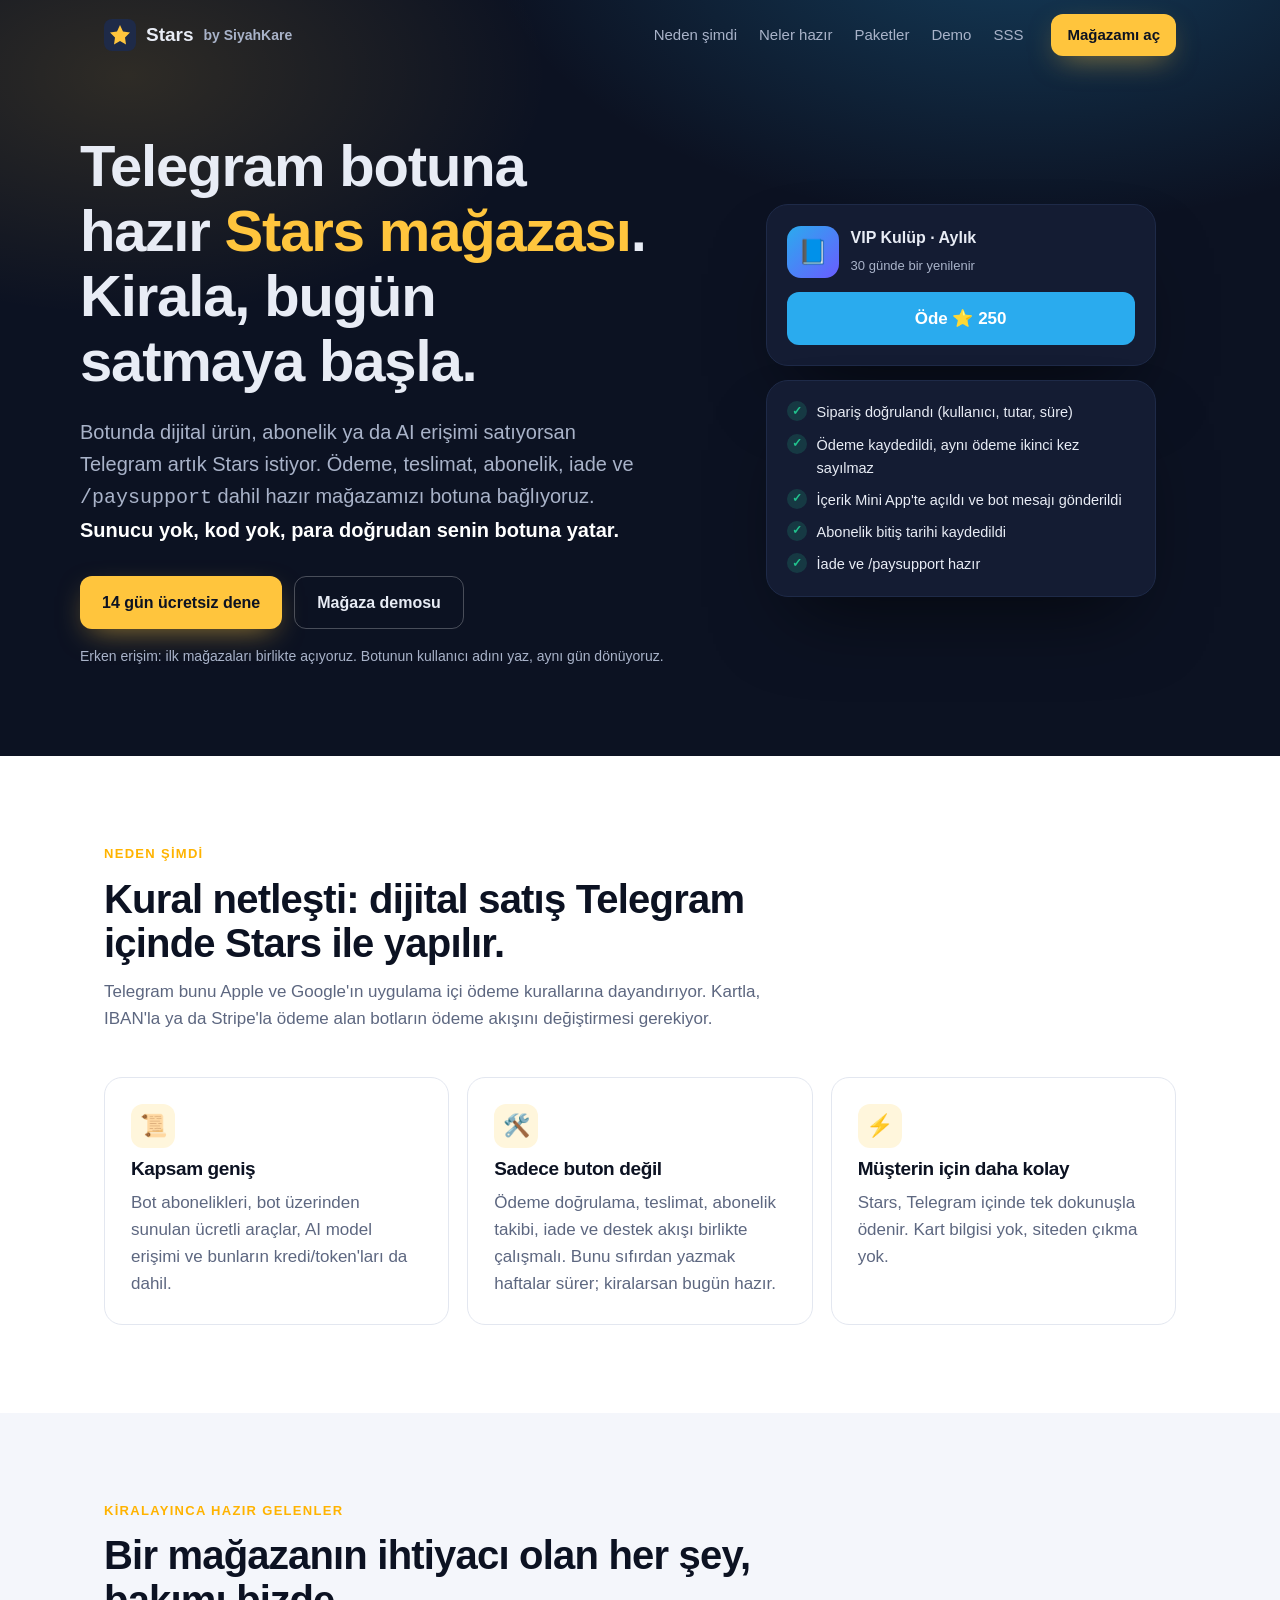
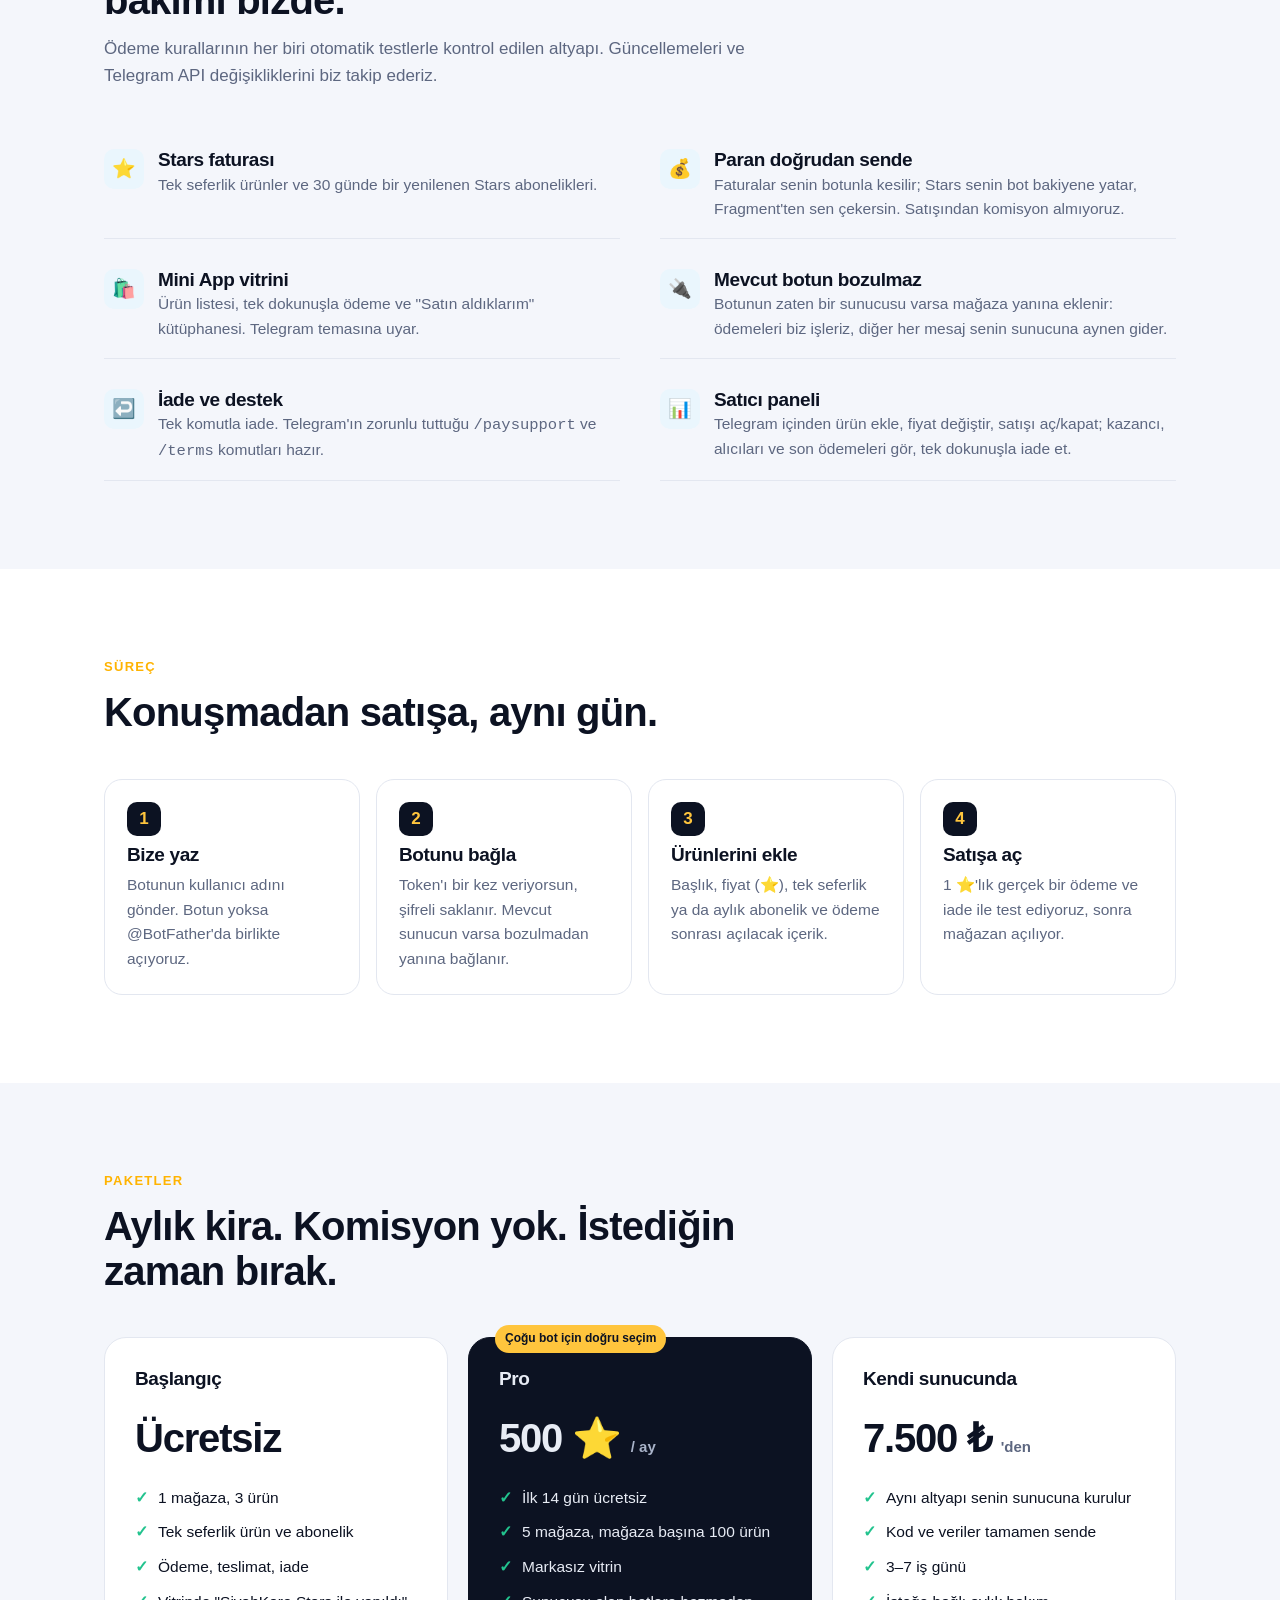
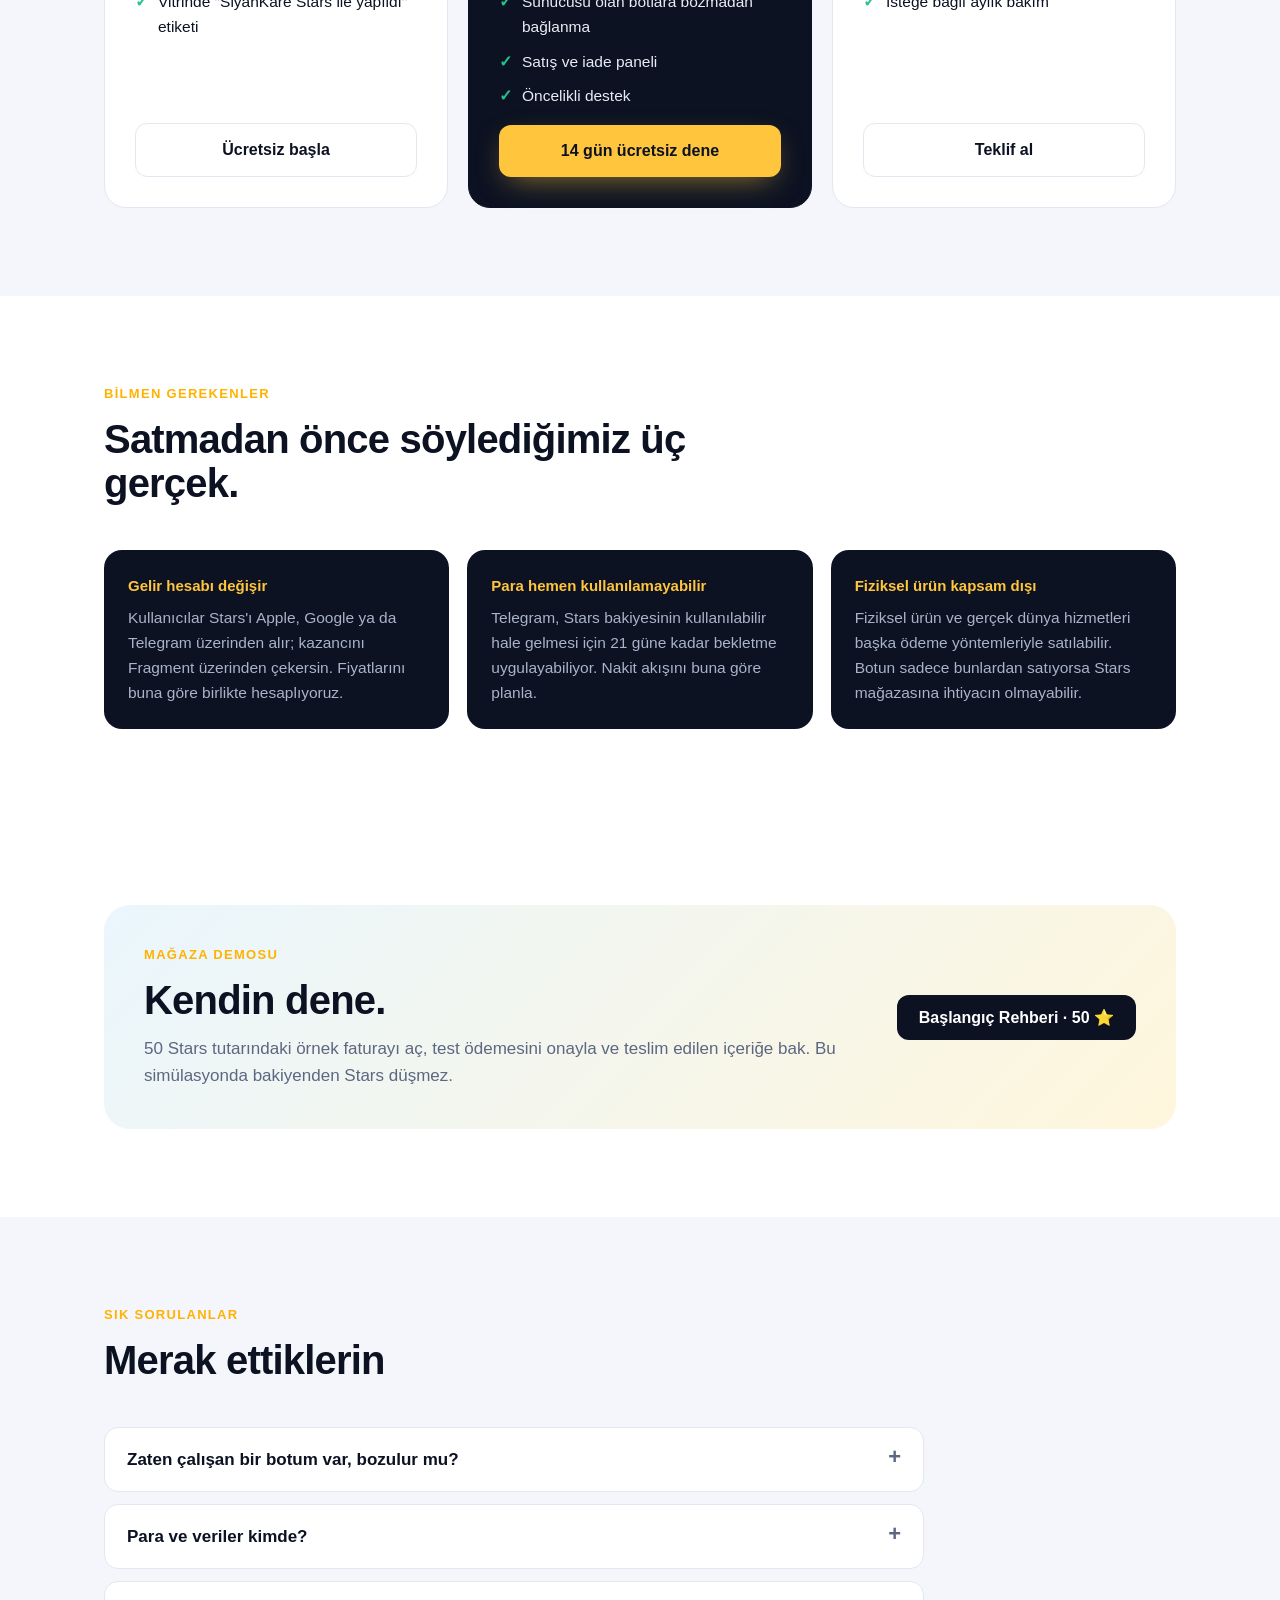
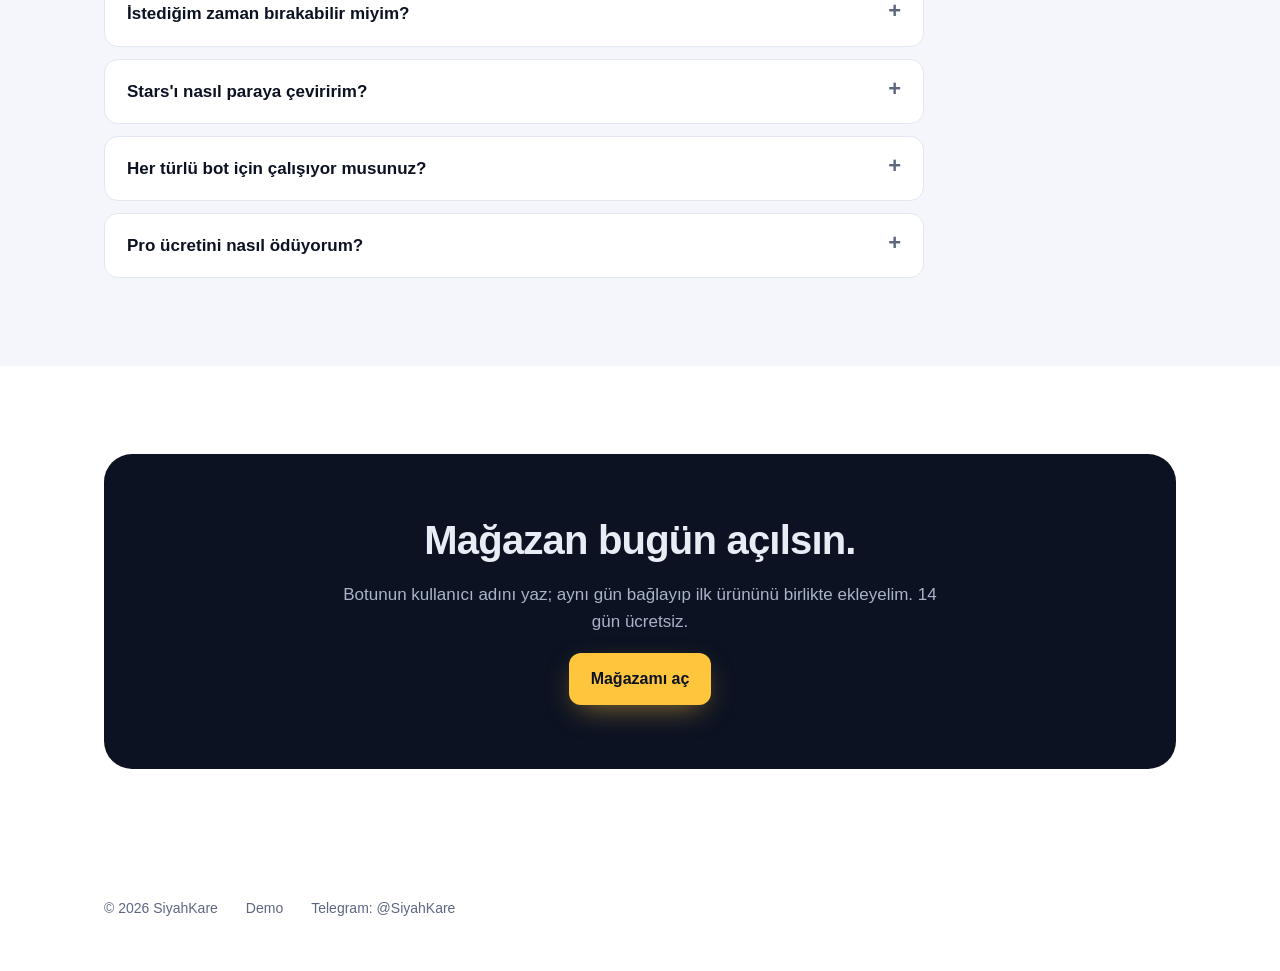
<file: index.html>
<!doctype html>
<html lang="tr">
<head>
  <meta charset="utf-8">
  <meta name="viewport" content="width=device-width, initial-scale=1">
  <title>Telegram botuna hazır Stars mağazası — kirala, bugün satmaya başla | SiyahKare</title>
  <meta name="description" content="Telegram botun için hazır Stars mağazası: ürünlerini ekle, Stars ile sat. Sunucu ve kod yok, para doğrudan senin botuna yatar, mevcut botun bozulmaz. 14 gün ücretsiz.">
  <meta property="og:title" content="Botun Telegram Stars'a hazır mı?">
  <meta property="og:description" content="Ödeme, teslimat, iade, abonelik ve Mini App vitrini dahil Stars altyapısı, 3 iş gününde.">
  <meta name="theme-color" content="#0c1222">
  <link rel="icon" href="data:image/svg+xml,%3Csvg xmlns='http://www.w3.org/2000/svg' viewBox='0 0 64 64'%3E%3Crect width='64' height='64' rx='16' fill='%230c1222'/%3E%3Cpath d='M32 12l6 13 14 2-10 10 2 14-12-7-12 7 2-14-10-10 14-2z' fill='%23ffc53d'/%3E%3C/svg%3E">
  <style>
    :root {
      --night: #0c1222; --night-2: #141c33; --night-3: #1e2a48; --ink: #0c1222; --text: #e8ecf5; --soft: #a9b3c9;
      --paper: #ffffff; --paper-2: #f4f6fb; --line: #e3e7f0; --muted: #5d6780;
      --gold: #ffc53d; --gold-2: #ffb300; --tg: #2aabee; --ok: #22c38e; --radius: 18px;
    }
    * { box-sizing: border-box; }
    html { scroll-behavior: smooth; }
    body { margin: 0; background: var(--paper); color: var(--ink);
      font: 17px/1.6 -apple-system, BlinkMacSystemFont, "Segoe UI", Roboto, "Inter", sans-serif; -webkit-font-smoothing: antialiased; }
    a { color: inherit; }
    .wrap { max-width: 1120px; margin: 0 auto; padding: 0 24px; }
    h1, h2, h3 { margin: 0; line-height: 1.12; letter-spacing: -0.02em; }
    h1 { font-size: clamp(36px, 5.2vw, 58px); font-weight: 800; }
    h2 { font-size: clamp(28px, 3.5vw, 40px); font-weight: 800; }
    h3 { font-size: 19px; font-weight: 700; }
    p { margin: 0; }
    .eyebrow { font-size: 13px; font-weight: 800; letter-spacing: .1em; text-transform: uppercase; color: var(--gold-2); }
    .muted { color: var(--muted); }

    .btn { display: inline-flex; align-items: center; justify-content: center; gap: 8px; padding: 13px 22px; border-radius: 12px;
      font-weight: 700; font-size: 16px; text-decoration: none; border: 0; cursor: pointer; transition: transform .15s; }
    .btn:hover { transform: translateY(-1px); }
    .btn-gold { background: var(--gold); color: var(--night); box-shadow: 0 10px 30px -10px rgba(255,197,61,.6); }
    .btn-line { border: 1px solid rgba(255,255,255,.25); color: var(--text); }
    .btn-dark { background: var(--night); color: #fff; }
    .btn-ghost { border: 1px solid var(--line); background: #fff; color: var(--ink); }
    .btn-small { padding: 9px 16px; font-size: 15px; }

    /* dark top */
    .top { background: radial-gradient(900px 500px at 80% -10%, rgba(42,171,238,.28), transparent 60%),
                       radial-gradient(700px 400px at 10% 10%, rgba(255,197,61,.14), transparent 60%), var(--night);
      color: var(--text); }
    nav .wrap { display: flex; align-items: center; gap: 28px; height: 70px; }
    .logo { display: flex; align-items: center; gap: 10px; font-weight: 800; font-size: 19px; text-decoration: none; }
    .logo svg { width: 32px; height: 32px; }
    .logo small { font-weight: 600; color: var(--soft); font-size: 14px; }
    .links { display: flex; gap: 22px; margin-left: auto; font-size: 15px; }
    .links a { color: var(--soft); text-decoration: none; }
    .links a:hover { color: #fff; }
    @media (max-width: 820px) { .links { display: none; } nav .btn { margin-left: auto; } }

    .hero { padding: 64px 0 88px; display: grid; grid-template-columns: 1.1fr .9fr; gap: 56px; align-items: center; }
    @media (max-width: 920px) { .hero { grid-template-columns: 1fr; } }
    .alert { display: inline-flex; gap: 8px; align-items: center; padding: 6px 12px; border-radius: 999px; font-size: 14px; font-weight: 600;
      background: rgba(255,197,61,.12); color: var(--gold); border: 1px solid rgba(255,197,61,.3); margin-bottom: 20px; }
    .hero h1 .star { color: var(--gold); }
    .lead { font-size: 20px; color: var(--soft); margin: 22px 0 30px; max-width: 580px; }
    .cta { display: flex; flex-wrap: wrap; gap: 12px; }
    .fine { margin-top: 16px; font-size: 14px; color: var(--soft); }

    /* invoice mock */
    .mock { justify-self: center; width: min(390px, 100%); display: grid; gap: 14px; }
    .card-dark { background: var(--night-2); border: 1px solid var(--night-3); border-radius: 22px; padding: 20px; box-shadow: 0 40px 80px -30px rgba(0,0,0,.6); }
    .invoice { display: grid; gap: 14px; }
    .inv-head { display: flex; gap: 12px; align-items: center; }
    .inv-thumb { width: 52px; height: 52px; border-radius: 14px; background: linear-gradient(135deg, var(--tg), #6a5cff); display: grid; place-items: center; font-size: 24px; }
    .inv-head b { display: block; font-size: 16px; }
    .inv-head span { font-size: 13px; color: var(--soft); }
    .pay { display: flex; justify-content: center; align-items: center; gap: 8px; background: var(--tg); color: #fff; border-radius: 12px; padding: 13px; font-weight: 800; }
    .checks { list-style: none; margin: 0; padding: 0; display: grid; gap: 9px; font-size: 14.5px; color: var(--text); }
    .checks li { display: flex; gap: 10px; align-items: flex-start; opacity: 0; transform: translateY(6px); animation: in .4s forwards; }
    .checks li::before { content: "✓"; flex: none; width: 20px; height: 20px; border-radius: 50%; background: rgba(34,195,142,.18); color: var(--ok);
      display: grid; place-items: center; font-size: 12px; font-weight: 900; }
    .checks li:nth-child(1) { animation-delay: .3s; } .checks li:nth-child(2) { animation-delay: .7s; } .checks li:nth-child(3) { animation-delay: 1.1s; }
    .checks li:nth-child(4) { animation-delay: 1.5s; } .checks li:nth-child(5) { animation-delay: 1.9s; }
    @keyframes in { to { opacity: 1; transform: none; } }
    @media (prefers-reduced-motion: reduce) { .checks li { animation: none; opacity: 1; transform: none; } }

    section { padding: 88px 0; }
    .head { max-width: 700px; display: grid; gap: 12px; margin-bottom: 44px; }
    .alt { background: var(--paper-2); }

    .three { display: grid; grid-template-columns: repeat(3, 1fr); gap: 18px; }
    @media (max-width: 880px) { .three { grid-template-columns: 1fr; } }
    .box { background: #fff; border: 1px solid var(--line); border-radius: var(--radius); padding: 26px; display: grid; gap: 10px; align-content: start; }
    .box .ico { width: 44px; height: 44px; border-radius: 12px; display: grid; place-items: center; font-size: 22px; background: #fff6dc; }
    .quote { border-left: 4px solid var(--gold); padding: 14px 18px; background: #fffaf0; border-radius: 0 12px 12px 0; font-size: 16px; color: #4a3b10; }

    .features { display: grid; grid-template-columns: repeat(2, 1fr); gap: 14px 40px; }
    @media (max-width: 760px) { .features { grid-template-columns: 1fr; } }
    .feat { display: grid; grid-template-columns: 40px 1fr; gap: 14px; padding: 16px 0; border-bottom: 1px solid var(--line); }
    .feat .ico { width: 40px; height: 40px; border-radius: 10px; display: grid; place-items: center; background: #eaf6fd; font-size: 19px; }
    .feat p { color: var(--muted); font-size: 15.5px; margin-top: 2px; }

    .steps { display: grid; grid-template-columns: repeat(4, 1fr); gap: 16px; counter-reset: s; }
    @media (max-width: 900px) { .steps { grid-template-columns: 1fr 1fr; } }
    @media (max-width: 560px) { .steps { grid-template-columns: 1fr; } }
    .step { background: #fff; border-radius: var(--radius); padding: 22px; border: 1px solid var(--line); display: grid; gap: 8px; align-content: start; }
    .step::before { counter-increment: s; content: counter(s); width: 34px; height: 34px; border-radius: 10px; display: grid; place-items: center;
      background: var(--night); color: var(--gold); font-weight: 900; }
    .step p { color: var(--muted); font-size: 15.5px; }

    .plans { display: grid; grid-template-columns: repeat(3, 1fr); gap: 20px; }
    @media (max-width: 920px) { .plans { grid-template-columns: 1fr; max-width: 480px; } }
    .plan { border: 1px solid var(--line); border-radius: 22px; padding: 30px; background: #fff; display: flex; flex-direction: column; gap: 16px; }
    .plan.best { background: var(--night); color: var(--text); border-color: var(--night); position: relative; }
    .plan.best::before { content: "Çoğu bot için doğru seçim"; position: absolute; top: -13px; left: 26px; background: var(--gold); color: var(--night);
      font-size: 12px; font-weight: 800; padding: 4px 10px; border-radius: 999px; }
    .plan .price { font-size: 40px; font-weight: 800; letter-spacing: -0.03em; }
    .plan .price small { font-size: 15px; font-weight: 600; color: var(--muted); letter-spacing: 0; }
    .plan.best .price small, .plan.best .muted { color: var(--soft); }
    .ticks { list-style: none; margin: 0; padding: 0; display: grid; gap: 10px; font-size: 15.5px; }
    .ticks li { display: flex; gap: 10px; }
    .ticks li::before { content: "✓"; color: var(--ok); font-weight: 900; }
    .plan .btn { margin-top: auto; }

    .facts { display: grid; grid-template-columns: repeat(3, 1fr); gap: 18px; }
    @media (max-width: 880px) { .facts { grid-template-columns: 1fr; } }
    .fact { border-radius: var(--radius); padding: 24px; background: var(--night); color: var(--text); display: grid; gap: 8px; }
    .fact b { color: var(--gold); font-size: 15px; }
    .fact p { color: var(--soft); font-size: 15.5px; }

    .demo { display: grid; grid-template-columns: 1fr auto; gap: 30px; align-items: center; background: linear-gradient(135deg, #eaf6fd, #fff6dc);
      border-radius: 26px; padding: 40px; }
    @media (max-width: 760px) { .demo { grid-template-columns: 1fr; } }

    .faq { display: grid; gap: 12px; max-width: 820px; }
    details { border: 1px solid var(--line); border-radius: 14px; padding: 18px 22px; background: #fff; }
    summary { font-weight: 700; cursor: pointer; list-style: none; display: flex; justify-content: space-between; gap: 16px; }
    summary::after { content: "+"; font-size: 22px; line-height: 1; color: var(--muted); }
    details[open] summary::after { content: "–"; }
    details p { margin-top: 10px; color: #3a445a; }

    .final { background: var(--night); color: var(--text); border-radius: 28px; padding: 64px 28px; text-align: center; display: grid; gap: 18px; justify-items: center; }
    .final p { color: var(--soft); max-width: 600px; }
    footer { padding: 40px 0 56px; font-size: 14px; color: var(--muted); }
    footer .wrap { display: flex; flex-wrap: wrap; gap: 14px 28px; }
    footer a { text-decoration: none; }
    #demo [hidden] { display: none; }
    [data-stars-checkout][hidden] { display: none; }
    #demo-delivery { margin-block: 12px; }
  </style>
</head>
<body>
  <div class="top">
    <nav>
      <div class="wrap">
        <a class="logo" href="./">
          <svg viewBox="0 0 64 64" aria-hidden="true"><rect width="64" height="64" rx="16" fill="#1e2a48"/><path d="M32 12l6 13 14 2-10 10 2 14-12-7-12 7 2-14-10-10 14-2z" fill="#ffc53d"/></svg>
          Stars <small>by SiyahKare</small>
        </a>
        <div class="links"><a href="#neden">Neden şimdi</a><a href="#ne">Neler hazır</a><a href="#paketler">Paketler</a><a href="#demo">Demo</a><a href="#sss">SSS</a></div>
        <a class="btn btn-gold btn-small" href="https://t.me/SiyahKare?text=Merhaba%2C%20kiral%C4%B1k%20Stars%20ma%C4%9Fazas%C4%B1%20i%C3%A7in%20erken%20eri%C5%9Fim%20istiyorum.%20Botum%3A%20%40" target="_blank" rel="noopener">Mağazamı aç</a>
      </div>
    </nav>

    <div class="wrap hero">
      <div>
        
        <h1>Telegram botuna hazır <span class="star">Stars mağazası</span>. Kirala, bugün satmaya başla.</h1>
        <p class="lead">Botunda dijital ürün, abonelik ya da AI erişimi satıyorsan Telegram artık Stars istiyor. Ödeme, teslimat, abonelik, iade ve <code>/paysupport</code> dahil hazır mağazamızı botuna bağlıyoruz. <b style="color:#fff">Sunucu yok, kod yok, para doğrudan senin botuna yatar.</b></p>
        <div class="cta">
          <a class="btn btn-gold" href="https://t.me/SiyahKare?text=Merhaba%2C%20kiral%C4%B1k%20Stars%20ma%C4%9Fazas%C4%B1%20i%C3%A7in%20erken%20eri%C5%9Fim%20istiyorum.%20Botum%3A%20%40" target="_blank" rel="noopener">14 gün ücretsiz dene</a>
          <a class="btn btn-line" href="#demo">Mağaza demosu</a>
          <a class="btn btn-line" data-stars-checkout hidden>Pro · Stars ile öde</a>
        </div>
        <p class="fine">Erken erişim: ilk mağazaları birlikte açıyoruz. Botunun kullanıcı adını yaz, aynı gün dönüyoruz.</p>
      </div>

      <div class="mock" aria-hidden="true">
        <div class="card-dark invoice">
          <div class="inv-head"><div class="inv-thumb">📘</div><div><b>VIP Kulüp · Aylık</b><span>30 günde bir yenilenir</span></div></div>
          <div class="pay">Öde ⭐ 250</div>
        </div>
        <div class="card-dark">
          <ul class="checks">
            <li>Sipariş doğrulandı (kullanıcı, tutar, süre)</li>
            <li>Ödeme kaydedildi, aynı ödeme ikinci kez sayılmaz</li>
            <li>İçerik Mini App'te açıldı ve bot mesajı gönderildi</li>
            <li>Abonelik bitiş tarihi kaydedildi</li>
            <li>İade ve /paysupport hazır</li>
          </ul>
        </div>
      </div>
    </div>
  </div>

  <main>
    <section id="neden">
      <div class="wrap">
        <div class="head">
          <p class="eyebrow">Neden şimdi</p>
          <h2>Kural netleşti: dijital satış Telegram içinde Stars ile yapılır.</h2>
          <p class="muted">Telegram bunu Apple ve Google'ın uygulama içi ödeme kurallarına dayandırıyor. Kartla, IBAN'la ya da Stripe'la ödeme alan botların ödeme akışını değiştirmesi gerekiyor.</p>
        </div>
        <div class="three">
          <div class="box"><div class="ico">📜</div><h3>Kapsam geniş</h3><p class="muted">Bot abonelikleri, bot üzerinden sunulan ücretli araçlar, AI model erişimi ve bunların kredi/token'ları da dahil.</p></div>
          <div class="box"><div class="ico">🛠️</div><h3>Sadece buton değil</h3><p class="muted">Ödeme doğrulama, teslimat, abonelik takibi, iade ve destek akışı birlikte çalışmalı. Bunu sıfırdan yazmak haftalar sürer; kiralarsan bugün hazır.</p></div>
          <div class="box"><div class="ico">⚡</div><h3>Müşterin için daha kolay</h3><p class="muted">Stars, Telegram içinde tek dokunuşla ödenir. Kart bilgisi yok, siteden çıkma yok.</p></div>
        </div>
      </div>
    </section>

    <section id="ne" class="alt">
      <div class="wrap">
        <div class="head">
          <p class="eyebrow">Kiralayınca hazır gelenler</p>
          <h2>Bir mağazanın ihtiyacı olan her şey, bakımı bizde.</h2>
          <p class="muted">Ödeme kurallarının her biri otomatik testlerle kontrol edilen altyapı. Güncellemeleri ve Telegram API değişikliklerini biz takip ederiz.</p>
        </div>
        <div class="features">
          <div class="feat"><div class="ico">⭐</div><div><h3>Stars faturası</h3><p>Tek seferlik ürünler ve 30 günde bir yenilenen Stars abonelikleri.</p></div></div>
          <div class="feat"><div class="ico">💰</div><div><h3>Paran doğrudan sende</h3><p>Faturalar senin botunla kesilir; Stars senin bot bakiyene yatar, Fragment'ten sen çekersin. Satışından komisyon almıyoruz.</p></div></div>
          <div class="feat"><div class="ico">🛍️</div><div><h3>Mini App vitrini</h3><p>Ürün listesi, tek dokunuşla ödeme ve "Satın aldıklarım" kütüphanesi. Telegram temasına uyar.</p></div></div>
          <div class="feat"><div class="ico">🔌</div><div><h3>Mevcut botun bozulmaz</h3><p>Botunun zaten bir sunucusu varsa mağaza yanına eklenir: ödemeleri biz işleriz, diğer her mesaj senin sunucuna aynen gider.</p></div></div>
          <div class="feat"><div class="ico">↩️</div><div><h3>İade ve destek</h3><p>Tek komutla iade. Telegram'ın zorunlu tuttuğu <code>/paysupport</code> ve <code>/terms</code> komutları hazır.</p></div></div>
          <div class="feat"><div class="ico">📊</div><div><h3>Satıcı paneli</h3><p>Telegram içinden ürün ekle, fiyat değiştir, satışı aç/kapat; kazancı, alıcıları ve son ödemeleri gör, tek dokunuşla iade et.</p></div></div>
        </div>
      </div>
    </section>

    <section>
      <div class="wrap">
        <div class="head"><p class="eyebrow">Süreç</p><h2>Konuşmadan satışa, aynı gün.</h2></div>
        <div class="steps">
          <div class="step"><h3>Bize yaz</h3><p>Botunun kullanıcı adını gönder. Botun yoksa @BotFather'da birlikte açıyoruz.</p></div>
          <div class="step"><h3>Botunu bağla</h3><p>Token'ı bir kez veriyorsun, şifreli saklanır. Mevcut sunucun varsa bozulmadan yanına bağlanır.</p></div>
          <div class="step"><h3>Ürünlerini ekle</h3><p>Başlık, fiyat (⭐), tek seferlik ya da aylık abonelik ve ödeme sonrası açılacak içerik.</p></div>
          <div class="step"><h3>Satışa aç</h3><p>1 ⭐'lık gerçek bir ödeme ve iade ile test ediyoruz, sonra mağazan açılıyor.</p></div>
        </div>
      </div>
    </section>

    <section id="paketler" class="alt">
      <div class="wrap">
        <div class="head"><p class="eyebrow">Paketler</p><h2>Aylık kira. Komisyon yok. İstediğin zaman bırak.</h2></div>
        <div class="plans">
          <article class="plan">
            <h3>Başlangıç</h3>
            <div class="price">Ücretsiz</div>
            <ul class="ticks"><li>1 mağaza, 3 ürün</li><li>Tek seferlik ürün ve abonelik</li><li>Ödeme, teslimat, iade</li><li>Vitrinde "SiyahKare Stars ile yapıldı" etiketi</li></ul>
            <a class="btn btn-ghost" href="https://t.me/SiyahKare?text=Merhaba%2C%20%C3%BCcretsiz%20Ba%C5%9Flang%C4%B1%C3%A7%20plan%C4%B1yla%20Stars%20ma%C4%9Fazas%C4%B1%20a%C3%A7mak%20istiyorum.%20Botum%3A%20%40" target="_blank" rel="noopener">Ücretsiz başla</a>
          </article>
          <article class="plan best">
            <h3>Pro</h3>
            <div class="price">500 ⭐ <small>/ ay</small></div>
            <ul class="ticks"><li>İlk 14 gün ücretsiz</li><li>5 mağaza, mağaza başına 100 ürün</li><li>Markasız vitrin</li><li>Sunucusu olan botlara bozmadan bağlanma</li><li>Satış ve iade paneli</li><li>Öncelikli destek</li></ul>
            <a class="btn btn-gold" href="https://t.me/SiyahKare?text=Merhaba%2C%20Pro%20planla%20%28500%20%E2%AD%90/ay%29%20Stars%20ma%C4%9Fazas%C4%B1%20a%C3%A7mak%20istiyorum.%20Botum%3A%20%40" target="_blank" rel="noopener">14 gün ücretsiz dene</a>
            <a class="btn btn-gold" data-stars-checkout hidden>Stars ile öde</a>
          </article>
          <article class="plan">
            <h3>Kendi sunucunda</h3>
            <div class="price">7.500 ₺ <small>'den</small></div>
            <ul class="ticks"><li>Aynı altyapı senin sunucuna kurulur</li><li>Kod ve veriler tamamen sende</li><li>3–7 iş günü</li><li>İsteğe bağlı aylık bakım</li></ul>
            <a class="btn btn-ghost" href="https://t.me/SiyahKare?text=Merhaba%2C%20Stars%20altyap%C4%B1s%C4%B1n%C4%B1n%20kendi%20sunucuma%20kurulmas%C4%B1%20i%C3%A7in%20teklif%20istiyorum.%20Botum%3A%20%40" target="_blank" rel="noopener">Teklif al</a>
          </article>
        </div>
      </div>
    </section>

    <section>
      <div class="wrap">
        <div class="head"><p class="eyebrow">Bilmen gerekenler</p><h2>Satmadan önce söylediğimiz üç gerçek.</h2></div>
        <div class="facts">
          <div class="fact"><b>Gelir hesabı değişir</b><p>Kullanıcılar Stars'ı Apple, Google ya da Telegram üzerinden alır; kazancını Fragment üzerinden çekersin. Fiyatlarını buna göre birlikte hesaplıyoruz.</p></div>
          <div class="fact"><b>Para hemen kullanılamayabilir</b><p>Telegram, Stars bakiyesinin kullanılabilir hale gelmesi için 21 güne kadar bekletme uygulayabiliyor. Nakit akışını buna göre planla.</p></div>
          <div class="fact"><b>Fiziksel ürün kapsam dışı</b><p>Fiziksel ürün ve gerçek dünya hizmetleri başka ödeme yöntemleriyle satılabilir. Botun sadece bunlardan satıyorsa Stars mağazasına ihtiyacın olmayabilir.</p></div>
        </div>
      </div>
    </section>

    <section id="demo">
      <div class="wrap">
        <div class="demo">
          <div style="display:grid;gap:12px">
            <p class="eyebrow">Mağaza demosu</p>
            <h2>Kendin dene.</h2>
            <p class="muted">50 Stars tutarındaki örnek faturayı aç, test ödemesini onayla ve teslim edilen içeriğe bak. Bu simülasyonda bakiyenden Stars düşmez.</p>
          </div>
          <div>
            <button class="btn btn-dark" type="button" id="preview">Başlangıç Rehberi · 50 ⭐</button>
            <div id="demo-invoice" hidden>
              <p>Örnek fatura · 50 XTR · Tek seferlik</p>
              <button class="btn btn-dark" type="button" id="demo-pay">Test ödemesini onayla</button>
            </div>
            <p id="preview-result" role="status"></p>
            <details id="demo-delivery" hidden>
              <summary>Satın aldıklarım · Başlangıç Rehberi</summary>
              <p>Bot mesajı: Başlangıç Rehberin hazır. İlk adım olarak ürün adını, Stars fiyatını ve ödeme sonrası açılacak içeriği belirle.</p>
            </details>
            <button class="btn btn-dark" type="button" id="demo-reset" hidden>Yeniden dene</button>
          </div>
        </div>
      </div>
    </section>

    <section id="sss" class="alt">
      <div class="wrap">
        <div class="head"><p class="eyebrow">Sık sorulanlar</p><h2>Merak ettiklerin</h2></div>
        <div class="faq">
          <details><summary>Zaten çalışan bir botum var, bozulur mu?</summary><p>Hayır. Botunun bir sunucusu varsa mağaza yanına bağlanır: mağaza ödemeleri ve <code>/magaza</code> gibi birkaç komut bizde işlenir, diğer her mesaj senin sunucuna aynen iletilir. Menü butonuna ve komutlarına dokunmayız.</p></details>
          <details><summary>Para ve veriler kimde?</summary><p>Stars senin botunun bakiyesine yatar, bizim hesabımıza hiç uğramaz. Sipariş kayıtları senin mağazana ayrılmış bir veritabanında tutulur; bot token'ın şifreli saklanır. Her şeyin tamamen sende olmasını istersen "Kendi sunucunda" seçeneği var.</p></details>
          <details><summary>İstediğim zaman bırakabilir miyim?</summary><p>Evet, taahhüt yok. Mağazayı kaldırınca botun eski haline döner; daha önce satın alanların kayıtları iadeler için saklanır.</p></details>
          <details><summary>Stars'ı nasıl paraya çeviririm?</summary><p>Kazandığın Stars'ı Telegram'ın Fragment platformu üzerinden kendin çekersin. Güncel kur ve koşulları mağazanı açarken birlikte kontrol ediyoruz.</p></details>
          <details><summary>Her türlü bot için çalışıyor musunuz?</summary><p>Hayır. Bahis, kumar, yetişkin içerik ve eşleştirme botlarıyla çalışmıyoruz. Bunlar hem hukuki risk taşır hem de Telegram tarafından kapatılabilir.</p></details>
          <details><summary>Pro ücretini nasıl ödüyorum?</summary><p>Telegram Stars ile, 30 günde bir yenilenen abonelik olarak; Telegram ayarlarından istediğin zaman iptal edebilirsin. Sadece fiziksel ürün satıyorsan Stars'a ihtiyacın olmayabilir, bunu da açıkça söyleriz.</p></details>
        </div>
      </div>
    </section>

    <section>
      <div class="wrap">
        <div class="final">
          <h2>Mağazan bugün açılsın.</h2>
          <p>Botunun kullanıcı adını yaz; aynı gün bağlayıp ilk ürününü birlikte ekleyelim. 14 gün ücretsiz.</p>
          <a class="btn btn-gold" href="https://t.me/SiyahKare?text=Merhaba%2C%20kiral%C4%B1k%20Stars%20ma%C4%9Fazas%C4%B1%20i%C3%A7in%20erken%20eri%C5%9Fim%20istiyorum.%20Botum%3A%20%40" target="_blank" rel="noopener">Mağazamı aç</a>
        </div>
      </div>
    </section>
  </main>

  <footer>
    <div class="wrap">
      <span>© <span id="year">2026</span> SiyahKare</span>
      <a href="#demo">Demo</a>
      <a href="https://t.me/SiyahKare" target="_blank" rel="noopener">Telegram: @SiyahKare</a>
    </div>
  </footer>

  <script>
  (() => {
    "use strict";
    document.getElementById("year").textContent = String(new Date().getFullYear());
    const preview = document.getElementById("preview");
    const invoice = document.getElementById("demo-invoice");
    const pay = document.getElementById("demo-pay");
    const result = document.getElementById("preview-result");
    const delivery = document.getElementById("demo-delivery");
    const reset = document.getElementById("demo-reset");

    preview.addEventListener("click", () => {
      preview.hidden = true;
      invoice.hidden = false;
      pay.focus();
    });
    pay.addEventListener("click", () => {
      invoice.hidden = true;
      result.textContent = "Test ödemesi doğrulandı. Örnek içerik teslim edildi.";
      delivery.hidden = false;
      reset.hidden = false;
      delivery.querySelector("summary").focus();
    });
    reset.addEventListener("click", () => {
      delivery.open = false;
      delivery.hidden = true;
      reset.hidden = true;
      result.textContent = "";
      preview.hidden = false;
      preview.focus();
    });
  })();
  </script>
  <script src="./stars-checkout.js" defer></script>
</body>
</html>
</file>
